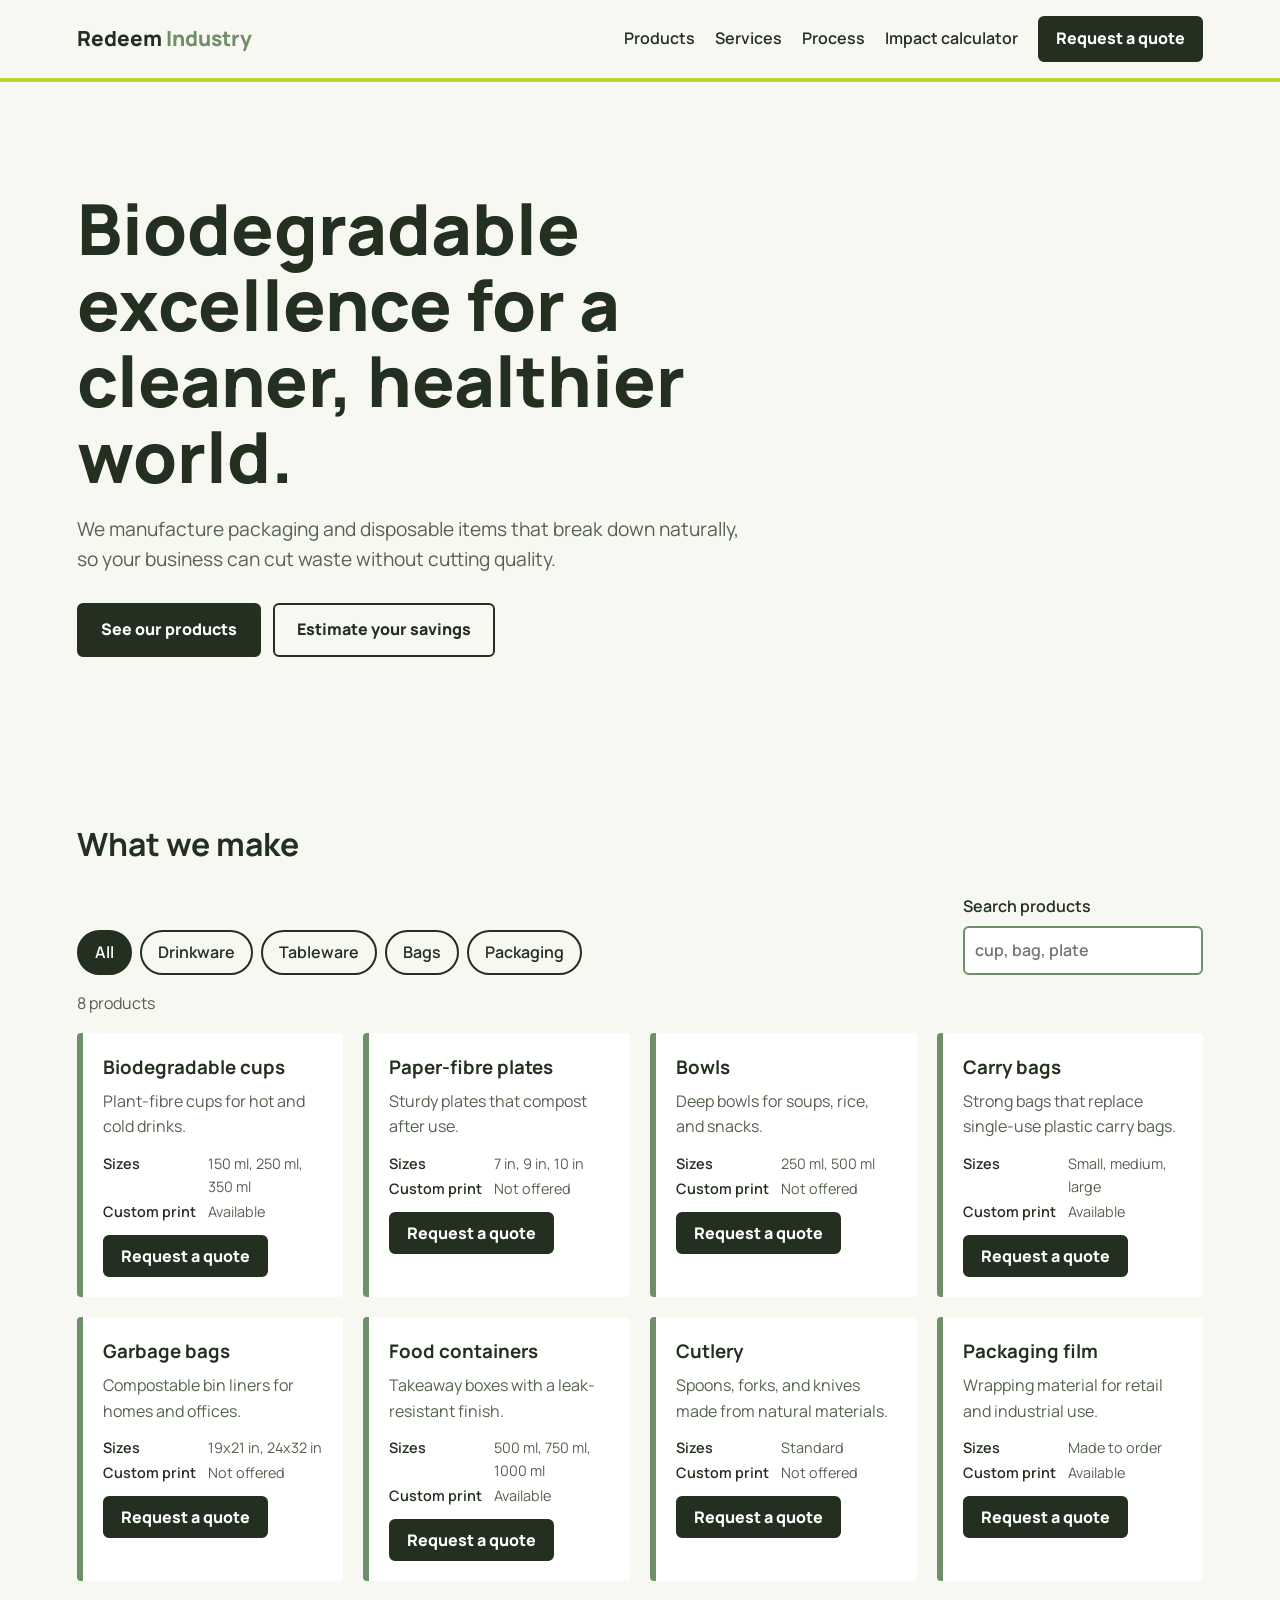
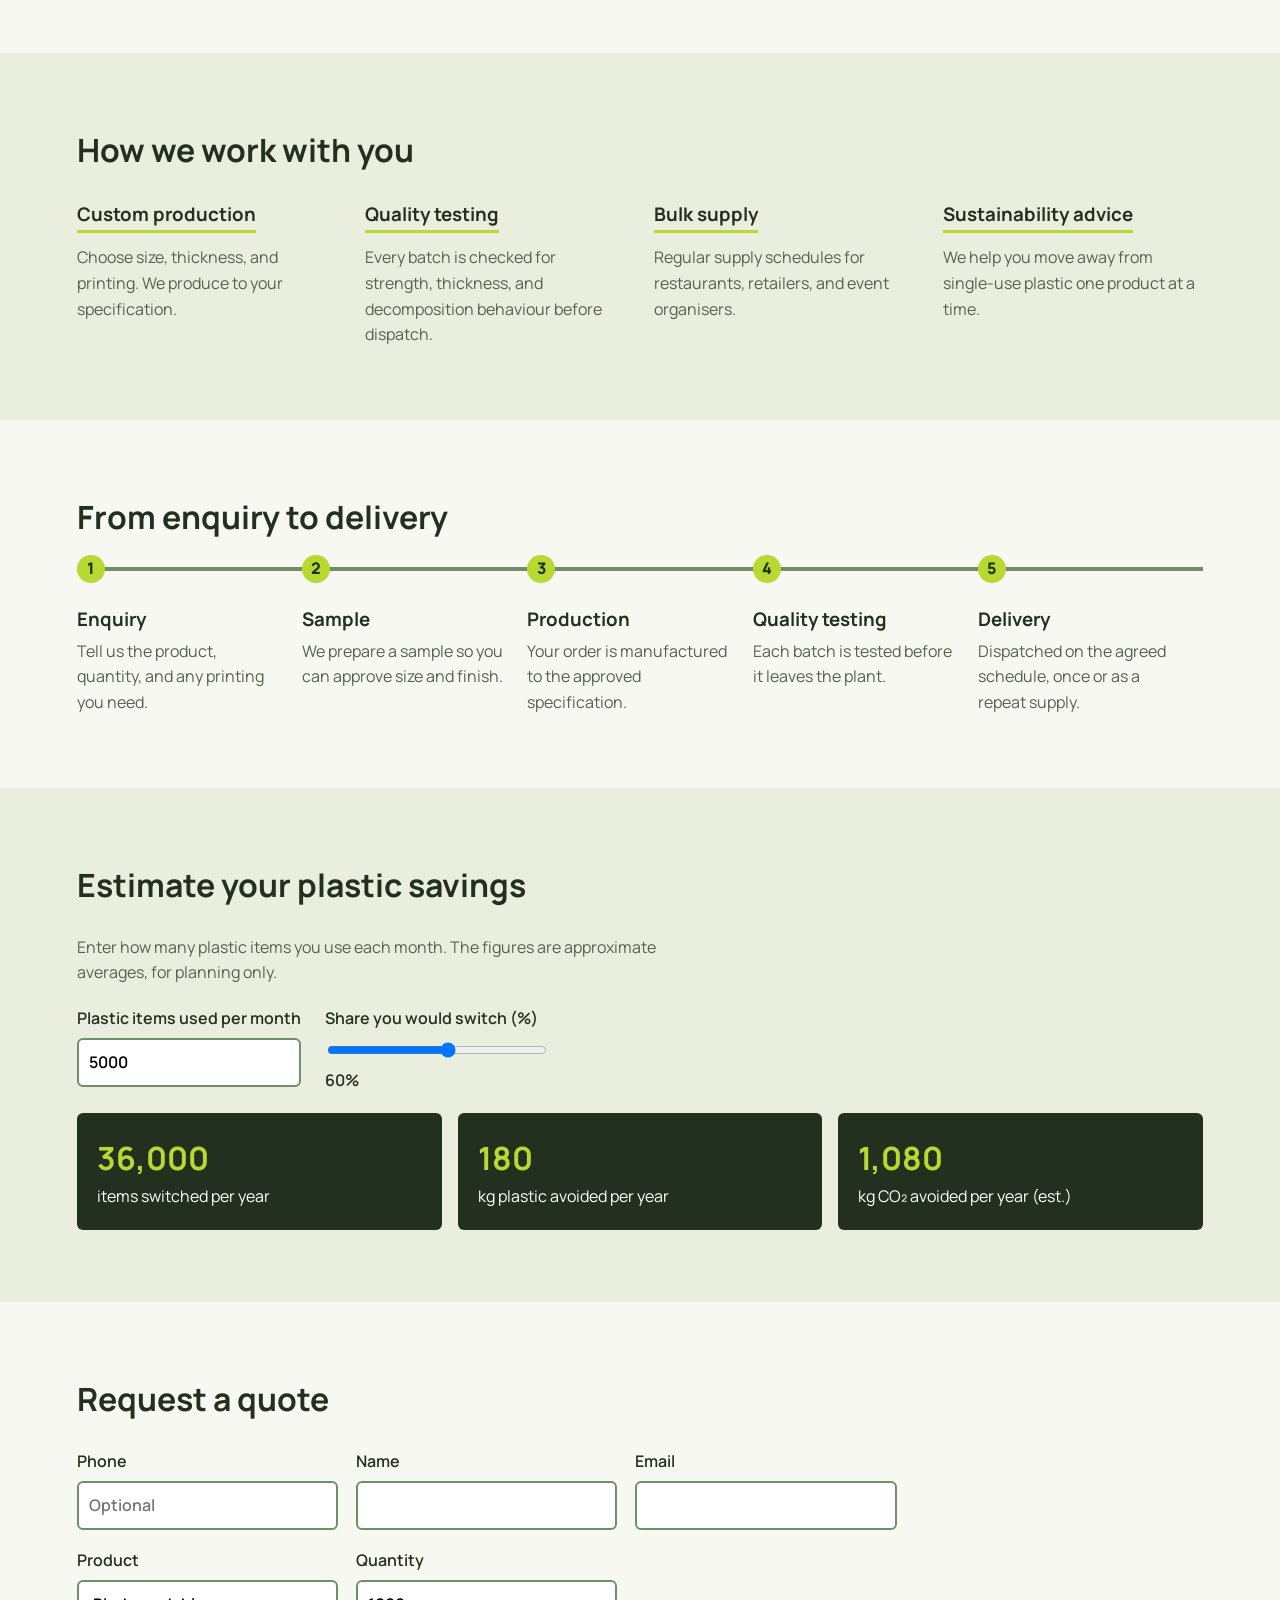
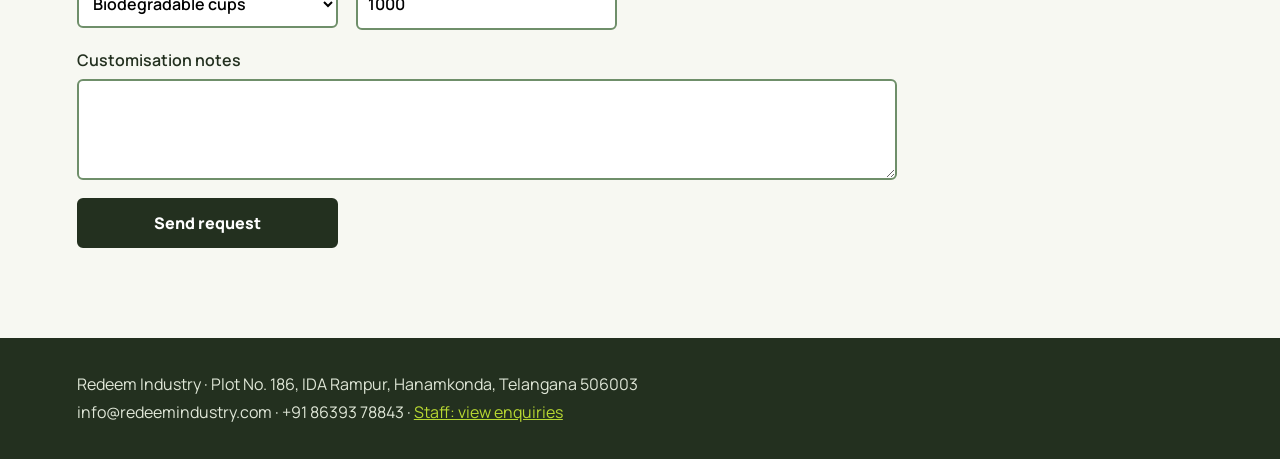
<file: index.html>
<!DOCTYPE html>
<html lang="en">
<head>
<meta charset="UTF-8">
<meta name="viewport" content="width=device-width, initial-scale=1">
<title>Redeem Industry | Biodegradable Products</title>
<meta name="description" content="Redeem Industry manufactures high-quality biodegradable packaging and disposable items.">
<link rel="preconnect" href="https://fonts.googleapis.com">
<link href="https://fonts.googleapis.com/css2?family=Manrope:wght@400;600;800&display=swap" rel="stylesheet">
<link rel="stylesheet" href="style.css">
</head>
<body>
<header class="site-header">
  <a class="brand" href="#top">Redeem <span>Industry</span></a>
  <nav aria-label="Main">
    <a href="#products">Products</a>
    <a href="#services">Services</a>
    <a href="#process">Process</a>
    <a href="#impact">Impact calculator</a>
    <a href="#contact" class="btn small">Request a quote</a>
  </nav>
</header>

<main id="top">
  <section class="hero">
    <h1>Biodegradable excellence for a cleaner, healthier world.</h1>
    <p>We manufacture packaging and disposable items that break down naturally, so your business can cut waste without cutting quality.</p>
    <div class="hero-actions">
      <a href="#products" class="btn">See our products</a>
      <a href="#impact" class="btn ghost">Estimate your savings</a>
    </div>
  </section>

  <section id="products" class="section">
    <h2>What we make</h2>
    <div class="toolbar">
      <div class="filters" id="filters" role="group" aria-label="Filter by category"></div>
      <label class="search">Search products <input type="search" id="search" placeholder="cup, bag, plate"></label>
    </div>
    <p id="count" class="lead" aria-live="polite"></p>
    <div class="grid" id="product-grid"></div>
  </section>

  <section id="services" class="section tinted">
    <h2>How we work with you</h2>
    <ul class="services">
      <li><h3>Custom production</h3><p>Choose size, thickness, and printing. We produce to your specification.</p></li>
      <li><h3>Quality testing</h3><p>Every batch is checked for strength, thickness, and decomposition behaviour before dispatch.</p></li>
      <li><h3>Bulk supply</h3><p>Regular supply schedules for restaurants, retailers, and event organisers.</p></li>
      <li><h3>Sustainability advice</h3><p>We help you move away from single-use plastic one product at a time.</p></li>
    </ul>
  </section>

  <section id="process" class="section">
    <h2>From enquiry to delivery</h2>
    <ol class="steps">
      <li><h3>Enquiry</h3><p>Tell us the product, quantity, and any printing you need.</p></li>
      <li><h3>Sample</h3><p>We prepare a sample so you can approve size and finish.</p></li>
      <li><h3>Production</h3><p>Your order is manufactured to the approved specification.</p></li>
      <li><h3>Quality testing</h3><p>Each batch is tested before it leaves the plant.</p></li>
      <li><h3>Delivery</h3><p>Dispatched on the agreed schedule, once or as a repeat supply.</p></li>
    </ol>
  </section>

  <section id="impact" class="section tinted">
    <h2>Estimate your plastic savings</h2>
    <p class="lead">Enter how many plastic items you use each month. The figures are approximate averages, for planning only.</p>
    <form id="calc" class="calc">
      <label>Plastic items used per month
        <input type="number" id="items" min="1" value="5000" required>
      </label>
      <label>Share you would switch (%)
        <input type="range" id="share" min="10" max="100" value="60">
        <output id="share-out">60%</output>
      </label>
    </form>
    <div class="results" aria-live="polite">
      <div><strong id="r-items">0</strong><span>items switched per year</span></div>
      <div><strong id="r-kg">0</strong><span>kg plastic avoided per year</span></div>
      <div><strong id="r-co2">0</strong><span>kg CO₂ avoided per year (est.)</span></div>
    </div>
  </section>

  <section id="contact" class="section">
    <h2>Request a quote</h2>
    <form id="enquiry" class="enquiry">
      <label>Phone <input name="phone" type="tel" placeholder="Optional"></label>
      <label>Name <input name="name" required></label>
      <label>Email <input type="email" name="email" required></label>
      <label>Product
        <select name="product" id="product-select"></select>
      </label>
      <label>Quantity <input type="number" name="qty" min="100" value="1000" required></label>
      <label class="wide">Customisation notes <textarea name="notes" rows="3"></textarea></label>
      <button class="btn" type="submit">Send request</button>
      <p id="form-msg" role="status"></p>
    </form>
  </section>
</main>

<footer class="site-footer">
  <p>Redeem Industry · Plot No. 186, IDA Rampur, Hanamkonda, Telangana 506003</p>
  <p>info@redeemindustry.com · +91 86393 78843 · <a href="leads.html">Staff: view enquiries</a></p>
</footer>
<script src="script.js"></script>
</body>
</html>
</file>
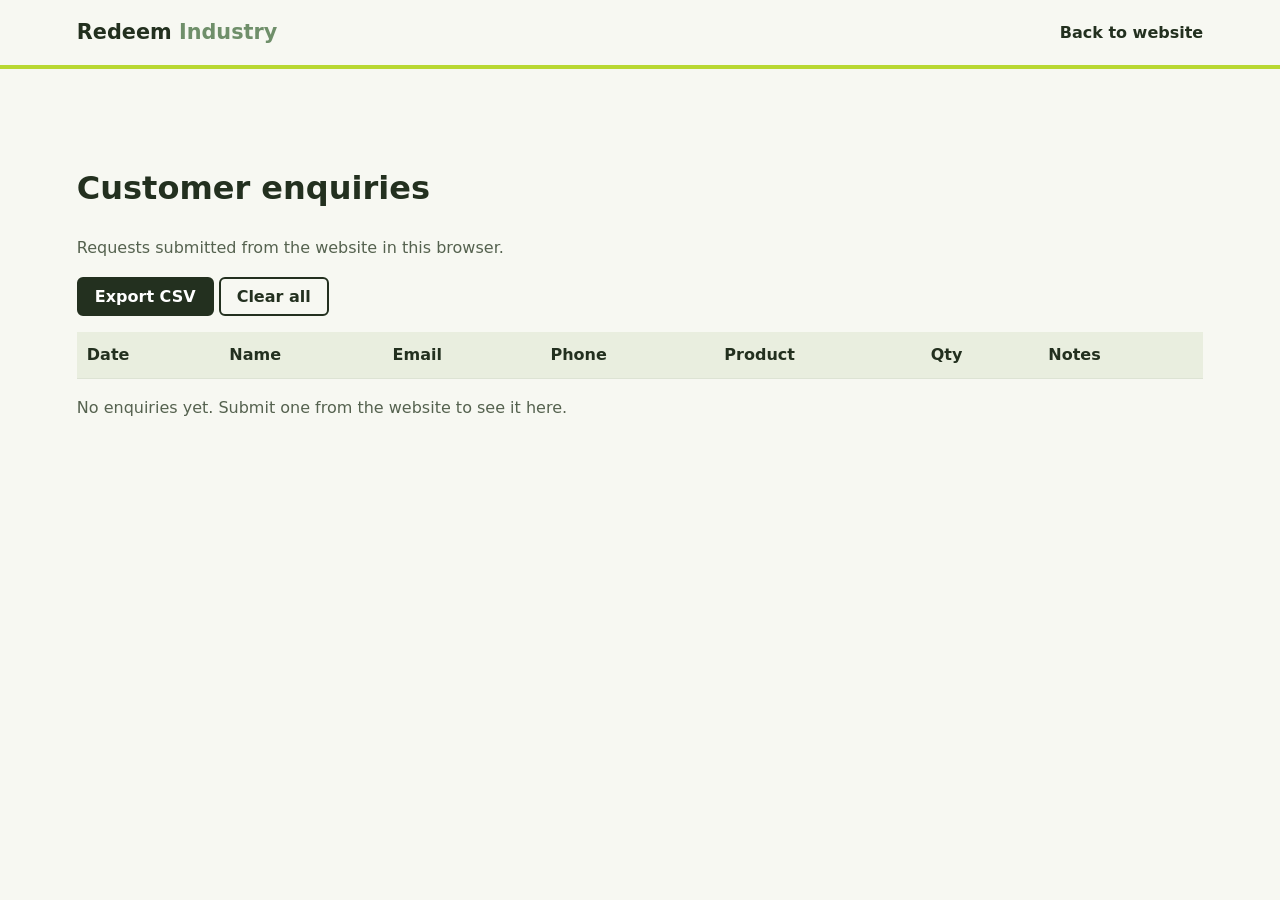
<file: leads.html>
<!DOCTYPE html><html lang="en"><head><meta charset="UTF-8"><meta name="viewport" content="width=device-width, initial-scale=1">
<title>Enquiries | Redeem Industry</title><link rel="stylesheet" href="style.css"></head><body>
<header class="site-header"><a class="brand" href="index.html">Redeem <span>Industry</span></a><nav><a href="index.html">Back to website</a></nav></header>
<main class="section"><h1>Customer enquiries</h1><p class="lead">Requests submitted from the website in this browser.</p>
<p><button class="btn small" id="csv">Export CSV</button> <button class="btn small ghost" id="clear">Clear all</button></p>
<div class="scroll"><table id="t"><thead><tr><th>Date</th><th>Name</th><th>Email</th><th>Phone</th><th>Product</th><th>Qty</th><th>Notes</th></tr></thead><tbody></tbody></table></div>
<p id="empty" class="lead"></p></main>
<script>
const keys=["date","name","email","phone","product","qty","notes"];
const get=()=>{try{return JSON.parse(localStorage.getItem("redeem_leads")||"[]")}catch(e){return[]}};
const esc=s=>String(s??"").replace(/[&<>"']/g,c=>({"&":"&amp;","<":"&lt;",">":"&gt;",'"':"&quot;","'":"&#39;"}[c]));
function draw(){const l=get();document.querySelector("#t tbody").innerHTML=l.map(r=>"<tr>"+keys.map(k=>"<td>"+esc(r[k])+"</td>").join("")+"</tr>").join("");
document.getElementById("empty").textContent=l.length?"":"No enquiries yet. Submit one from the website to see it here.";}
document.getElementById("csv").onclick=()=>{const q=v=>'"'+String(v??"").replace(/"/g,'""')+'"';
const csv=[keys.join(",")].concat(get().map(r=>keys.map(k=>q(r[k])).join(","))).join("\n");
const a=document.createElement("a");a.href=URL.createObjectURL(new Blob([csv],{type:"text/csv"}));a.download="enquiries.csv";a.click();};
document.getElementById("clear").onclick=()=>{if(confirm("Delete all saved enquiries?")){localStorage.removeItem("redeem_leads");draw();}};
draw();
</script></body></html>
</file>
<file: style.css>
:root{--ink:#23301f;--leaf:#6f8f6a;--lime:#b8d832;--paper:#f7f8f2;--tint:#e9eedf;--muted:#55624f}
*{box-sizing:border-box}
html{scroll-behavior:smooth}
body{margin:0;font-family:Manrope,system-ui,sans-serif;color:var(--ink);background:var(--paper);line-height:1.6}
.site-header{display:flex;justify-content:space-between;align-items:center;padding:16px 6vw;border-bottom:4px solid var(--lime);position:sticky;top:0;background:var(--paper);z-index:5;flex-wrap:wrap;gap:8px}
.brand{font-weight:800;font-size:1.3rem;text-decoration:none;color:var(--ink)}
.brand span{color:var(--leaf)}
nav{display:flex;gap:20px;align-items:center;flex-wrap:wrap}
nav a{text-decoration:none;color:var(--ink);font-weight:600}
nav a:hover{color:var(--leaf)}
.btn{display:inline-block;background:var(--ink);color:#fff;padding:12px 22px;border-radius:6px;font-weight:800;text-decoration:none;border:2px solid var(--ink);cursor:pointer;font-family:inherit;font-size:1rem}
.btn:hover{background:var(--leaf);border-color:var(--leaf)}
.btn.ghost{background:transparent;color:var(--ink)}
.btn.ghost:hover{background:var(--lime);border-color:var(--lime);color:var(--ink)}
.btn.small{padding:8px 16px}
.btn:focus-visible,a:focus-visible,input:focus-visible,select:focus-visible,textarea:focus-visible{outline:3px solid var(--lime);outline-offset:2px}
.hero{padding:12vh 6vw 10vh;max-width:980px}
.hero h1{font-size:clamp(2.2rem,6vw,4.4rem);line-height:1.08;margin:0 0 20px;font-weight:800}
.hero p{font-size:1.2rem;max-width:56ch;color:var(--muted)}
.hero-actions{display:flex;gap:12px;flex-wrap:wrap;margin-top:28px}
.section{padding:72px 6vw}
.section.tinted{background:var(--tint)}
.section h2{font-size:2rem;margin:0 0 24px}
.lead{max-width:60ch;color:var(--muted)}
.grid{display:grid;grid-template-columns:repeat(auto-fit,minmax(230px,1fr));gap:20px}
.card{background:#fff;border-left:6px solid var(--leaf);padding:20px;border-radius:4px}
.card h3{margin:0 0 6px}
.card p{margin:0;color:var(--muted)}
.card .tag{display:inline-block;margin-top:10px;font-size:.85rem;font-weight:600;color:var(--leaf)}
.services{list-style:none;padding:0;margin:0;display:grid;grid-template-columns:repeat(auto-fit,minmax(240px,1fr));gap:28px}
.services h3{margin:0 0 6px;border-bottom:3px solid var(--lime);display:inline-block}
.services p{margin:6px 0 0;color:var(--muted)}
.calc{display:flex;gap:24px;flex-wrap:wrap;margin:20px 0}
label{display:flex;flex-direction:column;gap:6px;font-weight:600}
input,select,textarea{font:inherit;padding:10px;border:2px solid var(--leaf);border-radius:6px;background:#fff;min-width:220px}
input[type=range]{padding:0;min-width:220px}
.results{display:grid;grid-template-columns:repeat(auto-fit,minmax(200px,1fr));gap:16px}
.results div{background:var(--ink);color:#fff;padding:20px;border-radius:6px}
.results strong{display:block;font-size:2rem;color:var(--lime)}
.enquiry{display:grid;grid-template-columns:repeat(auto-fit,minmax(240px,1fr));gap:18px;max-width:820px}
.enquiry .wide{grid-column:1/-1}
.enquiry input,.enquiry select,.enquiry textarea{width:100%}
#form-msg{grid-column:1/-1;margin:0;font-weight:600;color:var(--leaf)}
.site-footer{padding:32px 6vw;background:var(--ink);color:#dfe6d7}
.site-footer p{margin:2px 0}
@media (prefers-reduced-motion:reduce){html{scroll-behavior:auto}}

.toolbar{display:flex;justify-content:space-between;align-items:flex-end;gap:16px;flex-wrap:wrap;margin-bottom:12px}
.filters{display:flex;gap:8px;flex-wrap:wrap}
.chip{font:inherit;font-weight:600;padding:8px 16px;border:2px solid var(--ink);background:transparent;color:var(--ink);border-radius:999px;cursor:pointer}
.chip[aria-pressed="true"]{background:var(--ink);color:#fff}
.chip:focus-visible{outline:3px solid var(--lime);outline-offset:2px}
.search input{min-width:240px}
.card dl{display:grid;grid-template-columns:auto 1fr;gap:2px 12px;margin:12px 0;font-size:.9rem}
.card dt{font-weight:600}.card dd{margin:0;color:var(--muted)}
.steps{list-style:none;counter-reset:s;display:grid;grid-template-columns:repeat(auto-fit,minmax(190px,1fr));gap:0;padding:0;margin:0;border-top:4px solid var(--leaf)}
.steps li{counter-increment:s;padding:20px 18px 0 0;position:relative}
.steps li::before{content:counter(s);position:absolute;top:-16px;left:0;width:28px;height:28px;border-radius:50%;background:var(--lime);font-weight:800;display:grid;place-items:center}
.steps h3{margin:14px 0 4px}.steps p{margin:0;color:var(--muted)}
.scroll{overflow-x:auto}
table{border-collapse:collapse;width:100%;background:#fff}th,td{padding:10px;text-align:left;border-bottom:1px solid #dde3d4}th{background:var(--tint)}
.site-footer a{color:var(--lime)}
</file>
